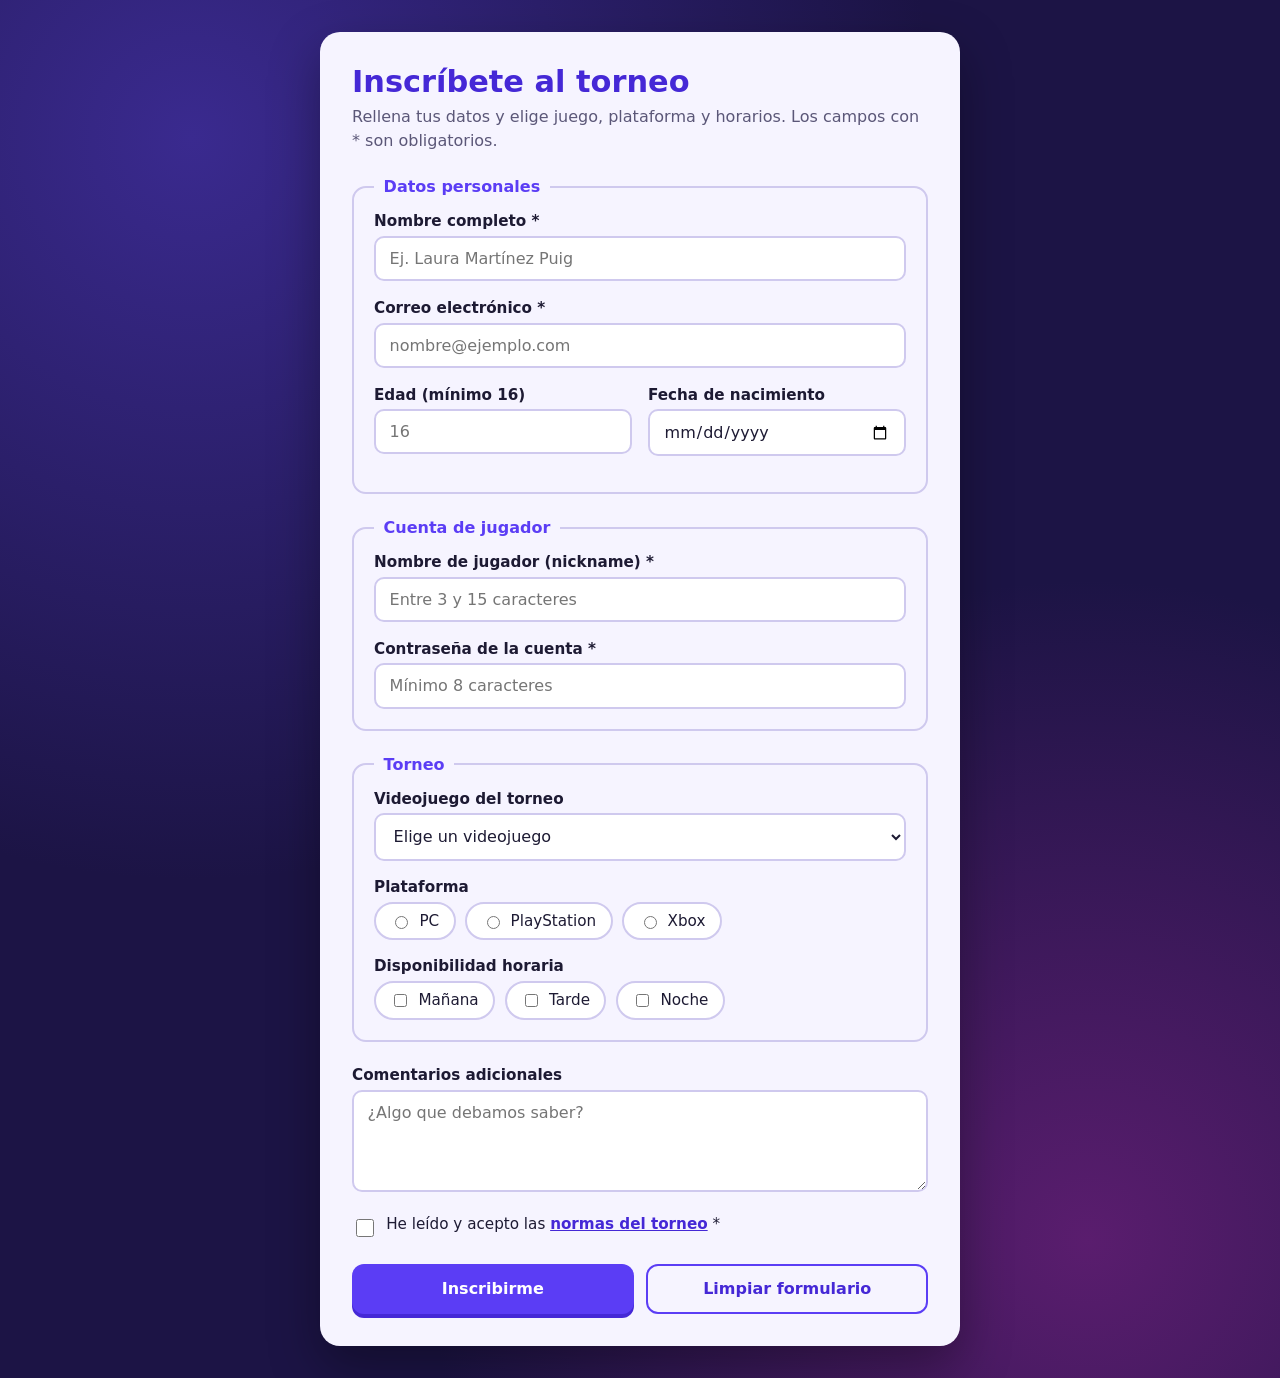
<file: index.html>
<!DOCTYPE html>
<html lang="es">
<head>
  <meta charset="UTF-8">
  <meta name="viewport" content="width=device-width, initial-scale=1">
  <title>Inscripción al torneo de videojuegos</title>
  <link rel="stylesheet" href="style.css">
</head>
<body>
  <main class="contenedor">
    <form id="inscripcion" action="#" method="post">
      <header class="cabecera">
        <h1>Inscríbete al torneo</h1>
        <p>Rellena tus datos y elige juego, plataforma y horarios. Los campos con * son obligatorios.</p>
      </header>

      <fieldset>
        <legend>Datos personales</legend>

        <div class="campo">
          <label for="nombre">Nombre completo *</label>
          <input type="text" id="nombre" name="nombre" placeholder="Ej. Laura Martínez Puig" required>
        </div>

        <div class="campo">
          <label for="correo">Correo electrónico *</label>
          <input type="email" id="correo" name="correo" placeholder="nombre@ejemplo.com" required>
        </div>

        <div class="fila">
          <div class="campo">
            <label for="edad">Edad (mínimo 16)</label>
            <input type="number" id="edad" name="edad" min="16" max="99" placeholder="16">
          </div>
          <div class="campo">
            <label for="nacimiento">Fecha de nacimiento</label>
            <input type="date" id="nacimiento" name="nacimiento" max="2010-11-18">
          </div>
        </div>
      </fieldset>

      <fieldset>
        <legend>Cuenta de jugador</legend>

        <div class="campo">
          <label for="nickname">Nombre de jugador (nickname) *</label>
          <input type="text" id="nickname" name="nickname" minlength="3" maxlength="15" placeholder="Entre 3 y 15 caracteres" required>
        </div>

        <div class="campo">
          <label for="password">Contraseña de la cuenta *</label>
          <input type="password" id="password" name="password" minlength="8" placeholder="Mínimo 8 caracteres" required>
        </div>
      </fieldset>

      <fieldset>
        <legend>Torneo</legend>

        <div class="campo">
          <label for="videojuego">Videojuego del torneo</label>
          <select id="videojuego" name="videojuego">
            <option value="">Elige un videojuego</option>
            <option value="rocket-league">Rocket League</option>
            <option value="fc">EA Sports FC</option>
            <option value="fortnite">Fortnite</option>
            <option value="valorant">Valorant</option>
            <option value="mario-kart">Mario Kart</option>
            <option value="street-fighter">Street Fighter 6</option>
          </select>
        </div>

        <div class="grupo" role="radiogroup" aria-labelledby="etiqueta-plataforma">
          <span class="etiqueta" id="etiqueta-plataforma">Plataforma</span>
          <div class="opciones">
            <label class="opcion"><input type="radio" id="pc" name="plataforma" value="pc" required> PC</label>
            <label class="opcion"><input type="radio" id="playstation" name="plataforma" value="playstation"> PlayStation</label>
            <label class="opcion"><input type="radio" id="xbox" name="plataforma" value="xbox"> Xbox</label>
          </div>
        </div>

        <div class="grupo">
          <span class="etiqueta" id="etiqueta-horario">Disponibilidad horaria</span>
          <div class="opciones">
            <label class="opcion"><input type="checkbox" id="manana" name="disponibilidad" value="manana"> Mañana</label>
            <label class="opcion"><input type="checkbox" id="tarde" name="disponibilidad" value="tarde"> Tarde</label>
            <label class="opcion"><input type="checkbox" id="noche" name="disponibilidad" value="noche"> Noche</label>
          </div>
        </div>
      </fieldset>

      <div class="campo">
        <label for="comentarios">Comentarios adicionales</label>
        <textarea id="comentarios" name="comentarios" rows="4" placeholder="¿Algo que debamos saber?"></textarea>
      </div>

      <div class="normas">
        <input type="checkbox" id="normas" name="normas" required>
        <label for="normas">He leído y acepto las <a href="normas.html" target="_blank" rel="noopener">normas del torneo</a> *</label>
      </div>

      <div class="botones">
        <button type="submit" class="boton boton-principal">Inscribirme</button>
        <button type="reset" class="boton boton-secundario">Limpiar formulario</button>
      </div>
    </form>
  </main>
</body>
</html>
</file>
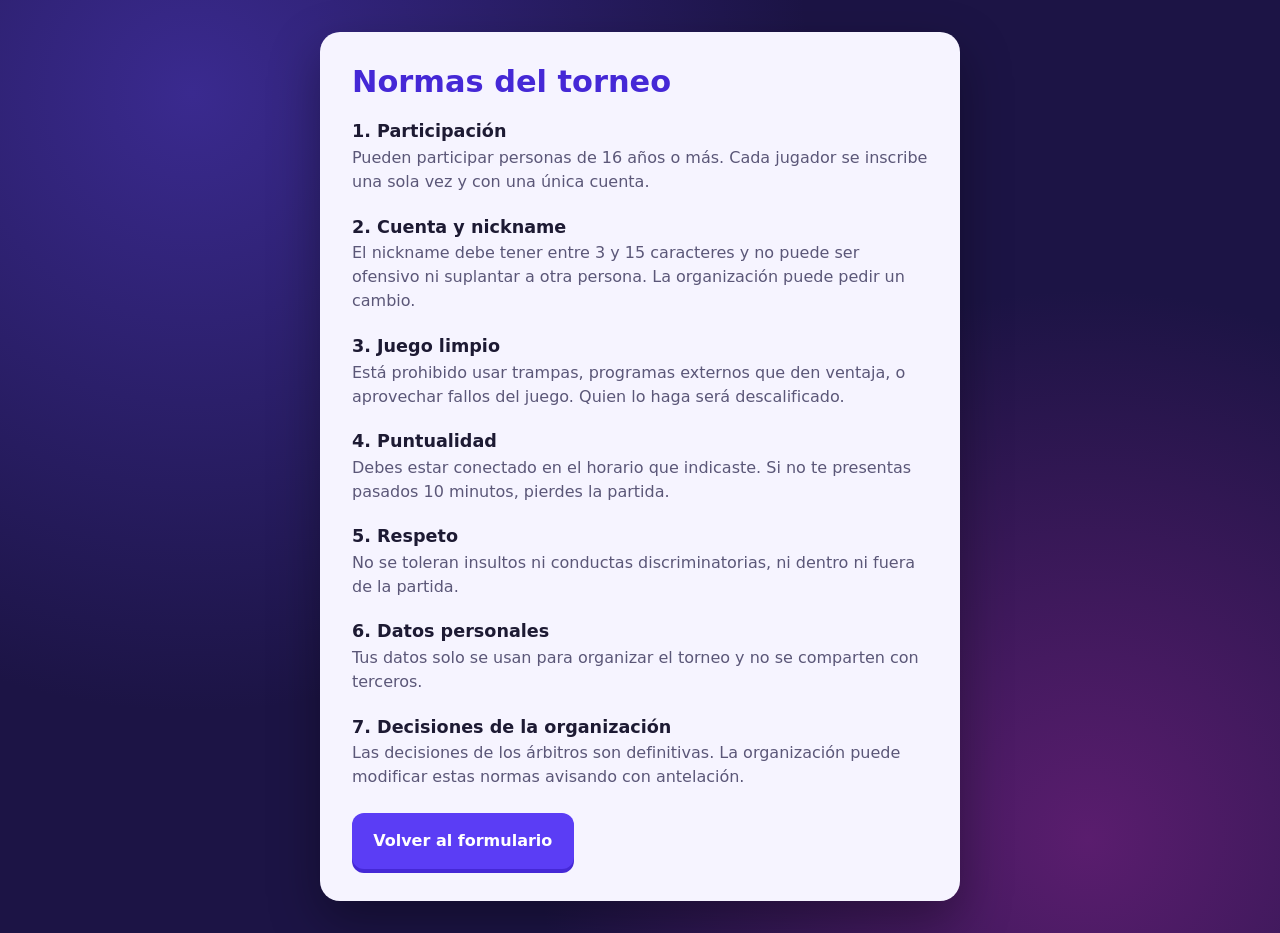
<file: normas.html>
<!DOCTYPE html>
<html lang="es">
<head>
  <meta charset="UTF-8">
  <meta name="viewport" content="width=device-width, initial-scale=1">
  <title>Normas del torneo</title>
  <link rel="stylesheet" href="style.css">
</head>
<body>
  <main class="contenedor">
    <article class="tarjeta">
      <h1>Normas del torneo</h1>

      <h2>1. Participación</h2>
      <p>Pueden participar personas de 16 años o más. Cada jugador se inscribe una sola vez y con una única cuenta.</p>

      <h2>2. Cuenta y nickname</h2>
      <p>El nickname debe tener entre 3 y 15 caracteres y no puede ser ofensivo ni suplantar a otra persona. La organización puede pedir un cambio.</p>

      <h2>3. Juego limpio</h2>
      <p>Está prohibido usar trampas, programas externos que den ventaja, o aprovechar fallos del juego. Quien lo haga será descalificado.</p>

      <h2>4. Puntualidad</h2>
      <p>Debes estar conectado en el horario que indicaste. Si no te presentas pasados 10 minutos, pierdes la partida.</p>

      <h2>5. Respeto</h2>
      <p>No se toleran insultos ni conductas discriminatorias, ni dentro ni fuera de la partida.</p>

      <h2>6. Datos personales</h2>
      <p>Tus datos solo se usan para organizar el torneo y no se comparten con terceros.</p>

      <h2>7. Decisiones de la organización</h2>
      <p>Las decisiones de los árbitros son definitivas. La organización puede modificar estas normas avisando con antelación.</p>

      <p><a class="boton boton-principal enlace-boton" href="index.html">Volver al formulario</a></p>
    </article>
  </main>
</body>
</html>
</file>
<file: style.css>
:root {
  --fondo-pagina: #1c1445;
  --fondo-form: #f6f4ff;
  --tinta: #1d1a33;
  --tinta-suave: #5b5778;
  --borde: #cfc9ee;
  --principal: #5b3df5;
  --principal-oscuro: #4528d6;
  --acento: #ff4f8b;
  --radio: 14px;
}

* { box-sizing: border-box; }

body {
  margin: 0;
  min-height: 100vh;
  font-family: "Trebuchet MS", "Segoe UI", system-ui, sans-serif;
  color: var(--tinta);
  background:
    radial-gradient(circle at 15% 10%, #3a2a8f 0, transparent 45%),
    radial-gradient(circle at 85% 90%, #5a1d6e 0, transparent 40%),
    var(--fondo-pagina);
}

/* Formulario centrado en pantalla */
.contenedor {
  min-height: 100vh;
  display: flex;
  justify-content: center;
  align-items: center;
  padding: 2rem 1rem;
}

form,
.tarjeta {
  width: 100%;
  max-width: 640px;          /* se adapta a pantallas pequeñas */
  background: var(--fondo-form);
  border-radius: 20px;
  padding: 2rem;
  box-shadow: 0 20px 50px rgba(0, 0, 0, 0.35);
}

.cabecera { margin-bottom: 1.5rem; }
h1 { margin: 0 0 .4rem; font-size: 1.9rem; color: var(--principal-oscuro); }
h2 { margin: 1.4rem 0 .3rem; font-size: 1.1rem; }
.cabecera p, .tarjeta p { margin: 0; color: var(--tinta-suave); line-height: 1.5; }

fieldset {
  border: 2px solid var(--borde);
  border-radius: var(--radio);
  padding: 1rem 1.25rem 1.25rem;
  margin: 0 0 1.5rem;
}

legend {
  padding: 0 .6rem;
  font-weight: bold;
  color: var(--principal);
}

/* Espaciado entre campos */
.campo, .grupo { margin-bottom: 1.1rem; }
.campo:last-child, .grupo:last-child { margin-bottom: 0; }

.fila {
  display: grid;
  grid-template-columns: 1fr 1fr;
  gap: 1rem;
}

label, .etiqueta {
  display: block;
  margin-bottom: .35rem;
  font-size: .95rem;
  font-weight: bold;
}

input[type="text"],
input[type="email"],
input[type="password"],
input[type="number"],
input[type="date"],
select,
textarea {
  width: 100%;
  padding: .7rem .85rem;
  font: inherit;
  color: var(--tinta);
  background: #fff;
  border: 2px solid var(--borde);
  border-radius: 10px;
  transition: border-color .2s, box-shadow .2s;
}

textarea { resize: vertical; }

/* Destacar el campo seleccionado */
input:focus,
select:focus,
textarea:focus {
  outline: none;
  border-color: var(--principal);
  box-shadow: 0 0 0 4px rgba(91, 61, 245, 0.25);
}

input:focus-visible[type="radio"],
input:focus-visible[type="checkbox"] {
  outline: 3px solid var(--principal);
  outline-offset: 2px;
}

/* Marca visual de campo inválido tras escribir */
input:user-invalid,
select:user-invalid {
  border-color: var(--acento);
}

/* Radios y checkboxes */
.opciones { display: flex; flex-wrap: wrap; gap: .6rem; }

.opcion {
  display: inline-flex;
  align-items: center;
  gap: .5rem;
  margin: 0;
  padding: .5rem .9rem;
  font-weight: normal;
  background: #fff;
  border: 2px solid var(--borde);
  border-radius: 999px;
  cursor: pointer;
  transition: border-color .2s, background .2s;
}

.opcion:hover { border-color: var(--principal); }
.opcion:has(input:checked) { border-color: var(--principal); background: #ece8ff; }
.opcion input, .normas input { accent-color: var(--principal); }

/* Normas */
.normas {
  display: flex;
  align-items: flex-start;
  gap: .6rem;
  margin: 1.2rem 0 1.5rem;
}
.normas input { margin-top: .25rem; width: 1.1rem; height: 1.1rem; }
.normas label { margin: 0; font-weight: normal; }
a { color: var(--principal-oscuro); font-weight: bold; }

/* Botones personalizados */
.botones { display: flex; flex-wrap: wrap; gap: .8rem; }

.boton {
  flex: 1 1 180px;
  padding: .85rem 1.2rem;
  font: inherit;
  font-weight: bold;
  text-align: center;
  text-decoration: none;
  border: 2px solid transparent;
  border-radius: 12px;
  cursor: pointer;
  transition: transform .15s, background .15s, box-shadow .15s, color .15s;
}

.boton-principal {
  color: #fff;
  background: var(--principal);
  box-shadow: 0 4px 0 var(--principal-oscuro);
}

/* Efecto al pasar por encima */
.boton-principal:hover {
  background: var(--acento);
  box-shadow: 0 6px 0 #c92e66;
  transform: translateY(-2px);
  color: #fff;
}

.boton-secundario {
  color: var(--principal-oscuro);
  background: transparent;
  border-color: var(--principal);
}

.boton-secundario:hover {
  color: #fff;
  background: var(--principal);
  transform: translateY(-2px);
}

.boton:active { transform: translateY(1px); }
.boton:focus-visible { outline: 3px solid var(--acento); outline-offset: 3px; }

.enlace-boton { display: inline-block; margin-top: 1.5rem; color: #fff; }

/* Adaptable a pantallas pequeñas */
@media (max-width: 520px) {
  form, .tarjeta { padding: 1.25rem; }
  .fila { grid-template-columns: 1fr; gap: 0; }
  .fila .campo { margin-bottom: 1.1rem; }
  h1 { font-size: 1.5rem; }
}

@media (prefers-reduced-motion: reduce) {
  * { transition: none !important; }
}
</file>
